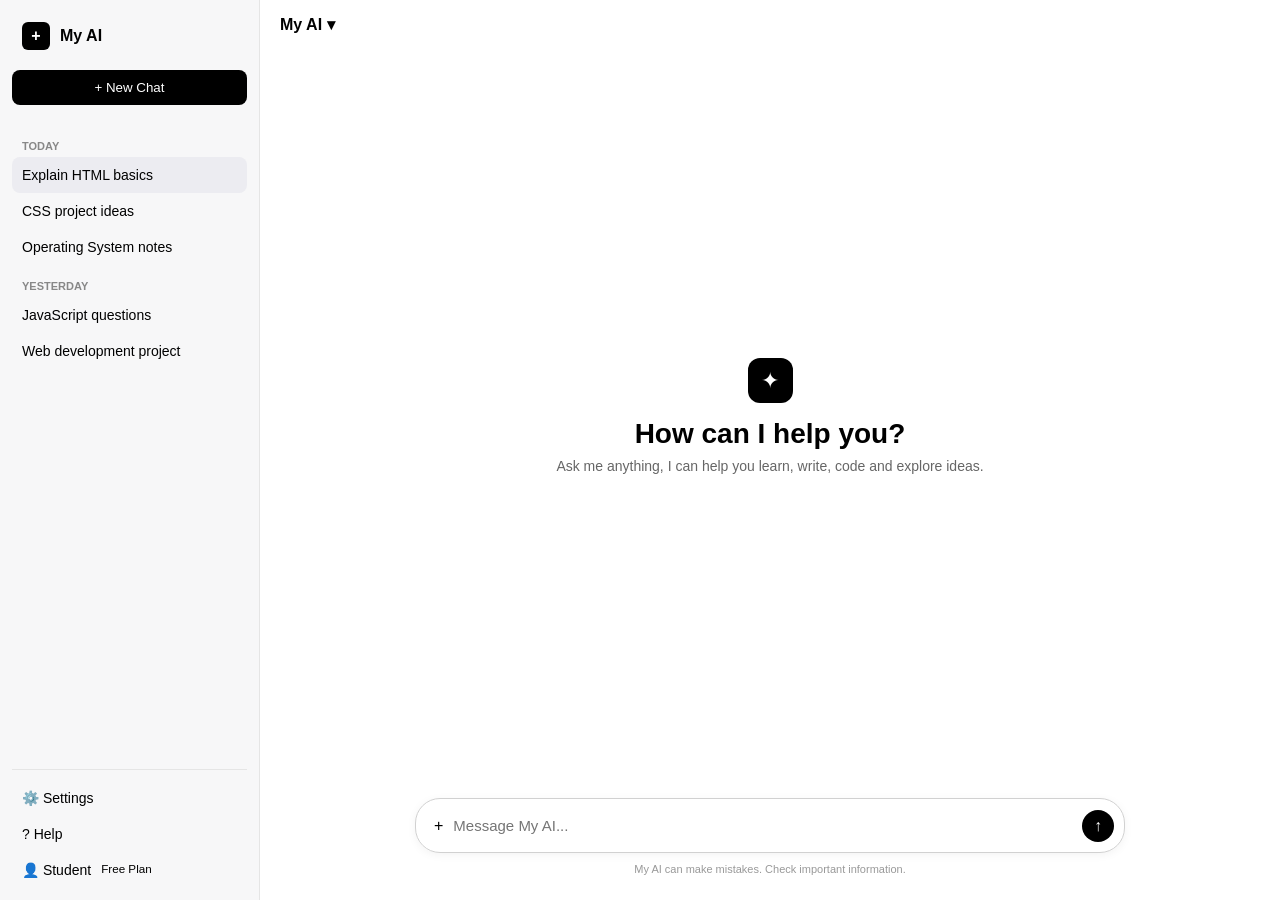
<file: index.html>
<!DOCTYPE html>
<html lang="en">
<head>
<meta charset="UTF-8">
<meta name="viewport" content="width=device-width, initial-scale=1.0">
<title>My AI Chat</title>
<style>
*{margin:0;padding:0;box-sizing:border-box;font-family: 'Segoe UI', sans-serif;}
body{display:flex;height:100vh;background:#fff;color:#000;}
.sidebar{width:260px;background:#f7f7f8;border-right:1px solid #e5e5e5;display:flex;flex-direction:column;padding:12px;}
.logo{display:flex;align-items:center;gap:10px;font-weight:700;padding:10px;}
.logo div{width:28px;height:28px;background:#000;color:#fff;display:grid;place-items:center;border-radius:6px;}
.new-chat{background:#000;color:#fff;border:0;padding:10px;border-radius:8px;margin:10px 0;cursor:pointer;}
.history{flex:1;overflow:auto;margin-top:10px;}
.history h4{font-size:11px;color:#888;margin:15px 0 5px 10px;text-transform:uppercase;}
.chat-item{padding:10px;border-radius:8px;font-size:14px;cursor:pointer;white-space:nowrap;overflow:hidden;text-overflow:ellipsis;}
.chat-item:hover,.chat-item.active{background:#ececf1;}
.bottom{border-top:1px solid #e5e5e5;padding-top:10px;}
.bottom div{padding:10px;font-size:14px;cursor:pointer;display:flex;gap:10px;}
.main{flex:1;display:flex;flex-direction:column;align-items:center;background:#fff;}
.topbar{width:100%;padding:15px 20px;font-weight:600;}
.center{flex:1;width:100%;max-width:750px;display:flex;flex-direction:column;justify-content:center;padding:20px;overflow:auto;}
.icon{width:45px;height:45px;background:#000;color:#fff;display:grid;place-items:center;border-radius:12px;margin:0 auto 15px;font-size:22px;}
.center h1{font-size:28px;text-align:center;}
.center p{color:#666;font-size:14px;margin-top:8px;text-align:center;}
.messages{width:100%;display:flex;flex-direction:column;gap:20px;}
.msg{display:flex;gap:12px;align-items:flex-start;}
.avatar{width:28px;height:28px;border-radius:50%;display:grid;place-items:center;font-size:12px;font-weight:700;flex-shrink:0;}
.you .avatar{background:#e0e0e0;}
.ai .avatar{background:#000;color:#fff;}
.bubble{flex:1;font-size:15px;line-height:1.6;}
.bubble pre{background:#0d0d0d;color:#fff;padding:14px;border-radius:10px;overflow:auto;margin-top:10px;position:relative;}
.bubble pre span{position:absolute;top:8px;right:10px;font-size:12px;background:#333;padding:2px 8px;border-radius:5px;cursor:pointer;}
.input-area{width:100%;max-width:750px;padding:15px 20px 25px;}
.input-box{border:1px solid #d1d1d1;border-radius:25px;display:flex;align-items:center;padding:8px 10px;box-shadow:0 2px 10px rgba(0,0,0,0.05);}
.input-box input{flex:1;border:0;outline:0;padding:10px;font-size:15px;}
.input-box button{width:32px;height:32px;border:0;background:#000;color:#fff;border-radius:50%;cursor:pointer;font-size:16px;}
.small{font-size:11px;color:#999;text-align:center;margin-top:10px;}
</style>
</head>
<body>
<div class="sidebar">
  <div class="logo"><div>+</div> My AI</div>
  <button class="new-chat" onclick="newChat()">+ New Chat</button>
  <div class="history">
    <h4>Today</h4>
    <div class="chat-item active">Explain HTML basics</div>
    <div class="chat-item">CSS project ideas</div>
    <div class="chat-item">Operating System notes</div>
    <h4>Yesterday</h4>
    <div class="chat-item">JavaScript questions</div>
    <div class="chat-item">Web development project</div>
  </div>
  <div class="bottom">
    <div>⚙️ Settings</div>
    <div>? Help</div>
    <div>👤 Student <small>Free Plan</small></div>
  </div>
</div>
<div class="main">
  <div class="topbar">My AI ▾</div>
  <div class="center" id="chatArea">
    <div id="welcome">
      <div class="icon">✦</div>
      <h1>How can I help you?</h1>
      <p>Ask me anything, I can help you learn, write, code and explore ideas.</p>
    </div>
    <div class="messages" id="messages"></div>
  </div>
  <div class="input-area">
    <div class="input-box">
      <span style="padding-left:8px">+</span>
      <input id="userInput" placeholder="Message My AI..." onkeypress="if(event.key==='Enter')send()">
      <button onclick="send()">↑</button>
    </div>
    <div class="small">My AI can make mistakes. Check important information.</div>
  </div>
</div>
<script>
const messagesEl = document.getElementById('messages');
const welcomeEl = document.getElementById('welcome');
const inputEl = document.getElementById('userInput');
const chatArea = document.getElementById('chatArea');
const replies = {
  "html": "HTML stands for HyperText Markup Language. It is used to create the structure of a web page.<br><br>For example, we use headings, paragraphs, images, links and buttons to build a webpage.<div><pre>&lt;h1&gt;Hello&lt;/h1&gt;<span onclick='copy(this)'>Copy</span></pre></div>",
  "default": "Nice! This is a demo of your AI clone. You asked: <b>{q}</b><br><br>I am working with only HTML, CSS, JavaScript - no backend needed."
};
function send(){
  let q = inputEl.value.trim();
  if(!q) return;
  welcomeEl.style.display='none';
  addMsg(q, 'you');
  inputEl.value='';
  setTimeout(()=>{
    let key = q.toLowerCase();
    let ans = replies.default.replace('{q}', q);
    if(key.includes('html')) ans = replies.html;
    else if(key.includes('css')) ans = "CSS is used for styling. It makes your website colourful!";
    else if(key.includes('js') || key.includes('javascript')) ans = "JavaScript makes your website interactive.";
    addMsg(ans, 'ai');
  }, 600);
}
function addMsg(text, who){
  let div = document.createElement('div');
  div.className = 'msg ' + who;
  div.innerHTML = `<div class="avatar">${who=='you'?'A':'✦'}</div><div class="bubble"><b style="font-size:12px">${who=='you'?'You':'My AI'}</b><div style="margin-top:4px">${text}</div></div>`;
  messagesEl.appendChild(div);
  chatArea.scrollTop = chatArea.scrollHeight;
}
function newChat(){
  messagesEl.innerHTML='';
  welcomeEl.style.display='block';
}
function copy(el){
  navigator.clipboard.writeText(el.parentElement.innerText.replace('Copy',''));
  el.innerText='Copied!';
  setTimeout(()=>el.innerText='Copy',1000);
}
</script>
</body>
</html>
</file>
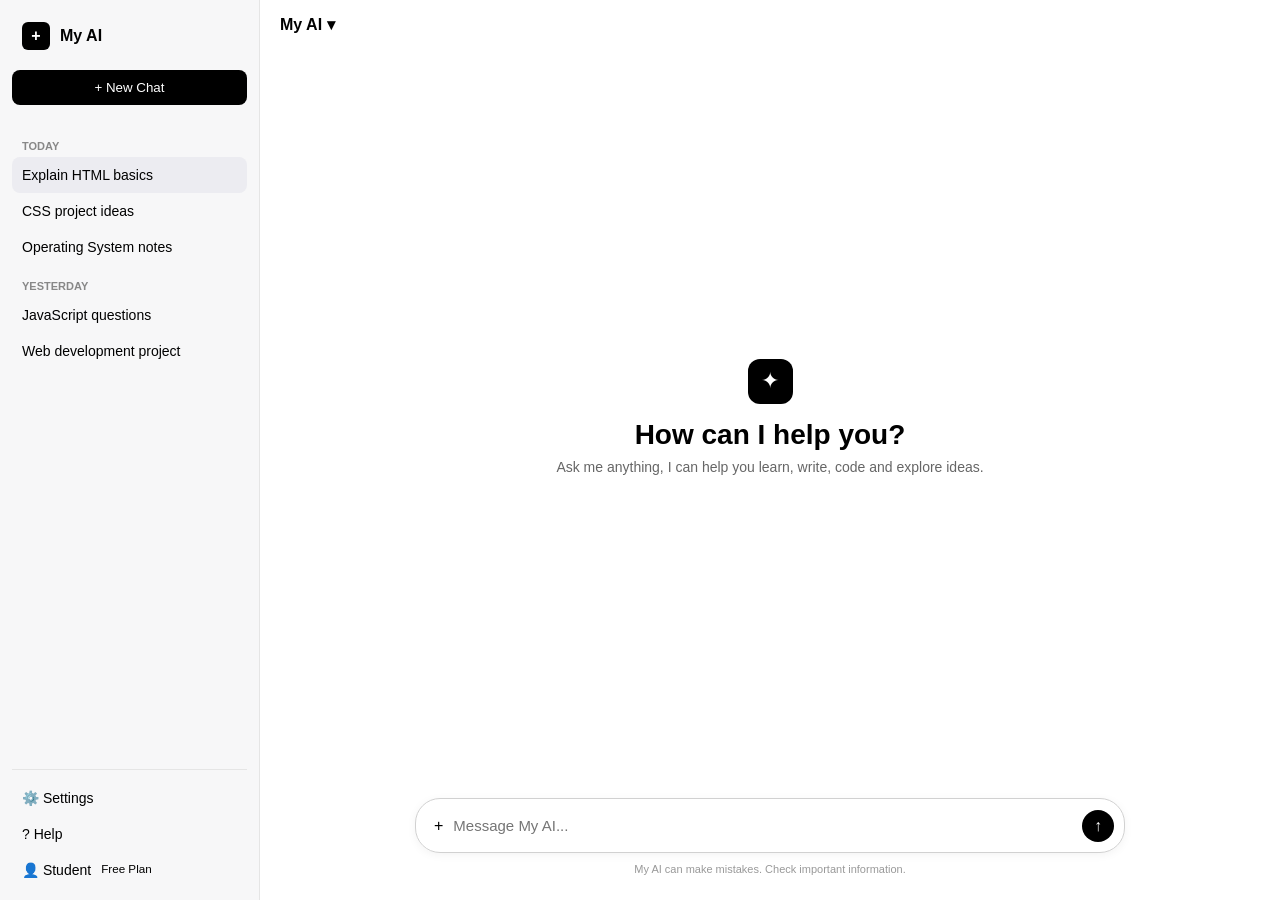
<file: webpage.html>
<!DOCTYPE html>
<html lang="en">
<head>
<meta charset="UTF-8">
<meta name="viewport" content="width=device-width, initial-scale=1.0">
<title>My AI Chat</title>
<style>
*{margin:0;padding:0;box-sizing:border-box;font-family: 'Segoe UI', sans-serif;}
body{display:flex;height:100vh;background:#fff;color:#000;}
/* SIDEBAR */
.sidebar{
  width:260px;background:#f7f7f8;border-right:1px solid #e5e5e5;
  display:flex;flex-direction:column;padding:12px;
}
.logo{display:flex;align-items:center;gap:10px;font-weight:700;padding:10px;}
.logo div{width:28px;height:28px;background:#000;color:#fff;display:grid;place-items:center;border-radius:6px;}
.new-chat{background:#000;color:#fff;border:0;padding:10px;border-radius:8px;margin:10px 0;cursor:pointer;}
.history{flex:1;overflow:auto;margin-top:10px;}
.history h4{font-size:11px;color:#888;margin:15px 0 5px 10px;text-transform:uppercase;}
.chat-item{padding:10px;border-radius:8px;font-size:14px;cursor:pointer;white-space:nowrap;overflow:hidden;text-overflow:ellipsis;}
.chat-item:hover,.chat-item.active{background:#ececf1;}
.bottom{border-top:1px solid #e5e5e5;padding-top:10px;}
.bottom div{padding:10px;font-size:14px;cursor:pointer;display:flex;gap:10px;}
/* MAIN */
.main{flex:1;display:flex;flex-direction:column;align-items:center;background:#fff;}
.topbar{width:100%;padding:15px 20px;font-weight:600;border-bottom:1px solid transparent;}
.center{flex:1;width:100%;max-width:750px;display:flex;flex-direction:column;justify-content:center;padding:20px;overflow:auto;}
.center.empty{justify-content:center;text-align:center;}
.icon{width:45px;height:45px;background:#000;color:#fff;display:grid;place-items:center;border-radius:12px;margin:0 auto 15px;font-size:22px;}
.center h1{font-size:28px;text-align:center;}
.center p{color:#666;font-size:14px;margin-top:8px;text-align:center;}
.messages{width:100%;display:flex;flex-direction:column;gap:20px;}
.msg{display:flex;gap:12px;align-items:flex-start;}
.avatar{width:28px;height:28px;border-radius:50%;display:grid;place-items:center;font-size:12px;font-weight:700;flex-shrink:0;}
.you .avatar{background:#e0e0e0;}
.ai .avatar{background:#000;color:#fff;}
.bubble{flex:1;font-size:15px;line-height:1.6;}
.bubble pre{background:#0d0d0d;color:#fff;padding:14px;border-radius:10px;overflow:auto;margin-top:10px;position:relative;}
.bubble pre span{position:absolute;top:8px;right:10px;font-size:12px;background:#333;padding:2px 8px;border-radius:5px;cursor:pointer;}
/* INPUT */
.input-area{width:100%;max-width:750px;padding:15px 20px 25px;}
.input-box{border:1px solid #d1d1d1;border-radius:25px;display:flex;align-items:center;padding:8px 10px;box-shadow:0 2px 10px rgba(0,0,0,0.05);}
.input-box input{flex:1;border:0;outline:0;padding:10px;font-size:15px;}
.input-box button{width:32px;height:32px;border:0;background:#000;color:#fff;border-radius:50%;cursor:pointer;font-size:16px;}
.small{font-size:11px;color:#999;text-align:center;margin-top:10px;}
</style>
</head>
<body>

<div class="sidebar">
  <div class="logo"><div>+</div> My AI</div>
  <button class="new-chat" onclick="newChat()">+ New Chat</button>
  <div class="history" id="history">
    <h4>Today</h4>
    <div class="chat-item active">Explain HTML basics</div>
    <div class="chat-item">CSS project ideas</div>
    <div class="chat-item">Operating System notes</div>
    <h4>Yesterday</h4>
    <div class="chat-item">JavaScript questions</div>
    <div class="chat-item">Web development project</div>
  </div>
  <div class="bottom">
    <div>⚙️ Settings</div>
    <div>? Help</div>
    <div>👤 Student <small>Free Plan</small></div>
  </div>
</div>

<div class="main">
  <div class="topbar">My AI ▾</div>
  <div class="center" id="chatArea">
    <div id="welcome">
      <div class="icon">✦</div>
      <h1>How can I help you?</h1>
      <p>Ask me anything, I can help you learn, write, code and explore ideas.</p>
    </div>
    <div class="messages" id="messages"></div>
  </div>

  <div class="input-area">
    <div class="input-box">
      <span style="padding-left:8px">+</span>
      <input id="userInput" placeholder="Message My AI..." onkeypress="if(event.key==='Enter')send()">
      <button onclick="send()">↑</button>
    </div>
    <div class="small">My AI can make mistakes. Check important information.</div>
  </div>
</div>

<script>
const messagesEl = document.getElementById('messages');
const welcomeEl = document.getElementById('welcome');
const inputEl = document.getElementById('userInput');
const chatArea = document.getElementById('chatArea');

const replies = {
  "html": "HTML stands for HyperText Markup Language. It is used to create the structure of a web page.<br><br>For example, we use headings, paragraphs, images, links and buttons to build a webpage.<div><pre>&lt;h1&gt;Hello&lt;/h1&gt;<span onclick='copy(this)'>Copy</span></pre></div>",
  "default": "Nice! This is a demo of your AI clone. You asked: <b>{q}</b><br><br>I am working with only HTML, CSS, JavaScript - no backend needed."
};

function send(){
  let q = inputEl.value.trim();
  if(!q) return;
  welcomeEl.style.display='none';
  addMsg(q, 'you');
  inputEl.value='';
  
  setTimeout(()=>{
    let key = q.toLowerCase();
    let ans = replies.default.replace('{q}', q);
    if(key.includes('html')) ans = replies.html;
    else if(key.includes('css')) ans = "CSS is used for styling. It makes your website colourful, like you did in your portfolio!";
    else if(key.includes('js') || key.includes('javascript')) ans = "JavaScript makes your website interactive. Like this chat is working with JS!";
    addMsg(ans, 'ai');
  }, 600);
}

function addMsg(text, who){
  let div = document.createElement('div');
  div.className = 'msg ' + who;
  div.innerHTML = `<div class="avatar">${who=='you'?'A':'✦'}</div><div class="bubble"><b style="font-size:12px">${who=='you'?'You':'My AI'}</b><div style="margin-top:4px">${text}</div></div>`;
  messagesEl.appendChild(div);
  chatArea.scrollTop = chatArea.scrollHeight;
}

function newChat(){
  messagesEl.innerHTML='';
  welcomeEl.style.display='block';
  chatArea.classList.add('empty');
}

function copy(el){
  navigator.clipboard.writeText(el.parentElement.innerText.replace('Copy',''));
  el.innerText='Copied!';
  setTimeout(()=>el.innerText='Copy',1000);
}
</script>

</body>
</html>
</file>
